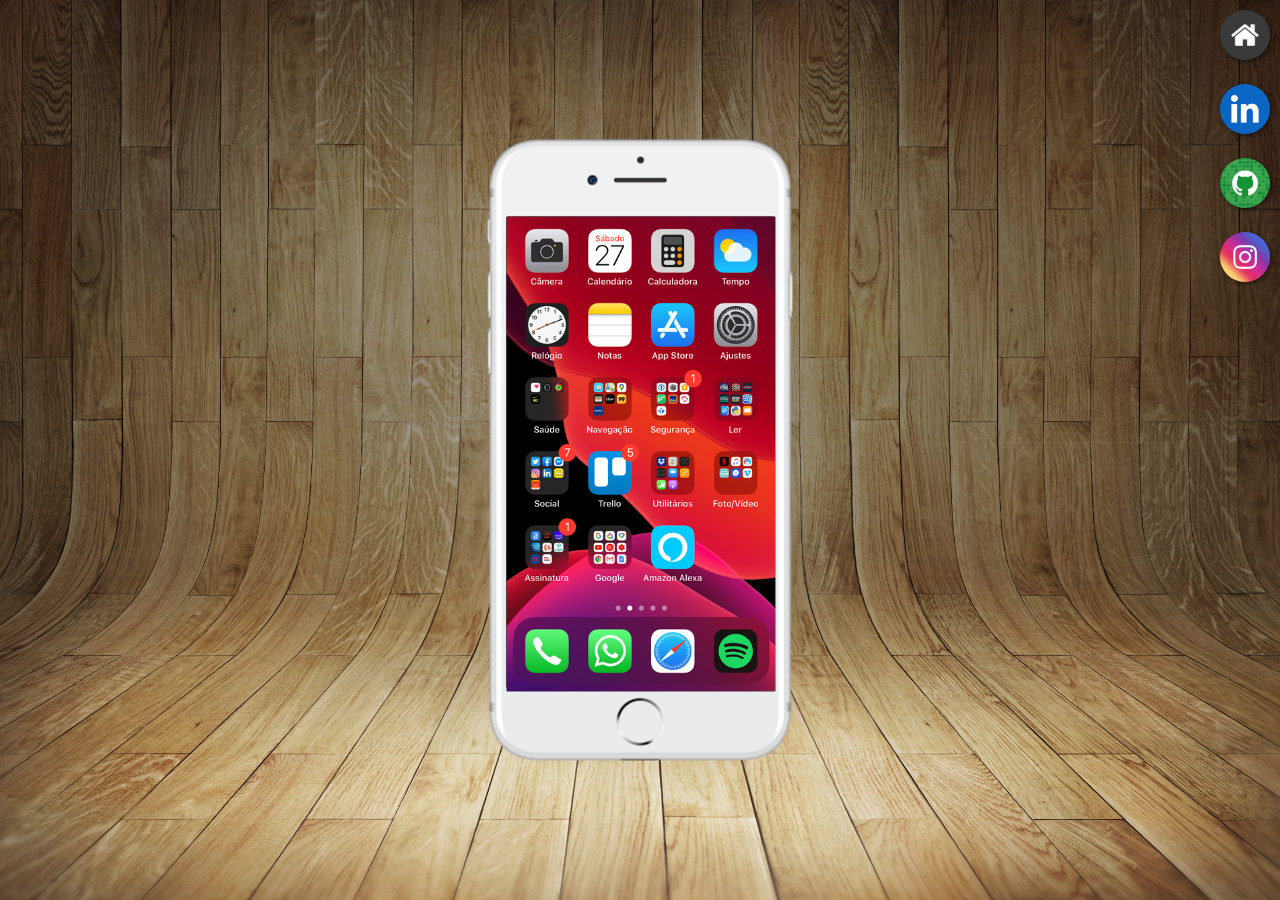
<file: index.html>
<!DOCTYPE html>
<html lang="pt-bt">
<head>
    <meta charset="UTF-8">
    <meta name="viewport" content="width=device-width, initial-scale=1.0">
    
    <link rel="shortcut icon" href="favicon.ico" type="image/x-icon">
    
    <link rel="stylesheet" href="estilos/style.css">
    
    <title>Projeto redes sociais</title>

   
</head>
<body>
    
    <main>
        <section id="telefone">
            <iframe src="home.html"  
            name="tela" id="tela"
            frameborder="0"> seu navegador não é compativel com isso </iframe>
        </section>

        <section id="redes-sociais">
            <a href="home.html" target="tela"><img src="imagens/logo-home.jpg" alt="home"></a> <br>

            <a href="linkedin.html" target="tela"><img src="imagens/267422938_4880673518668256_5792791296770782057_n.png" alt="linkedin"></a> <br>

            <a href="github.html" target="tela"><img src="imagens/logo-github.jpg" alt="github"></a> <br>

            <a href="instagram.html" target="tela"><img src="imagens/logo-instagram.jpg" alt="instagram"></a> <br>

        </section>

    </main>

</html>
</file>
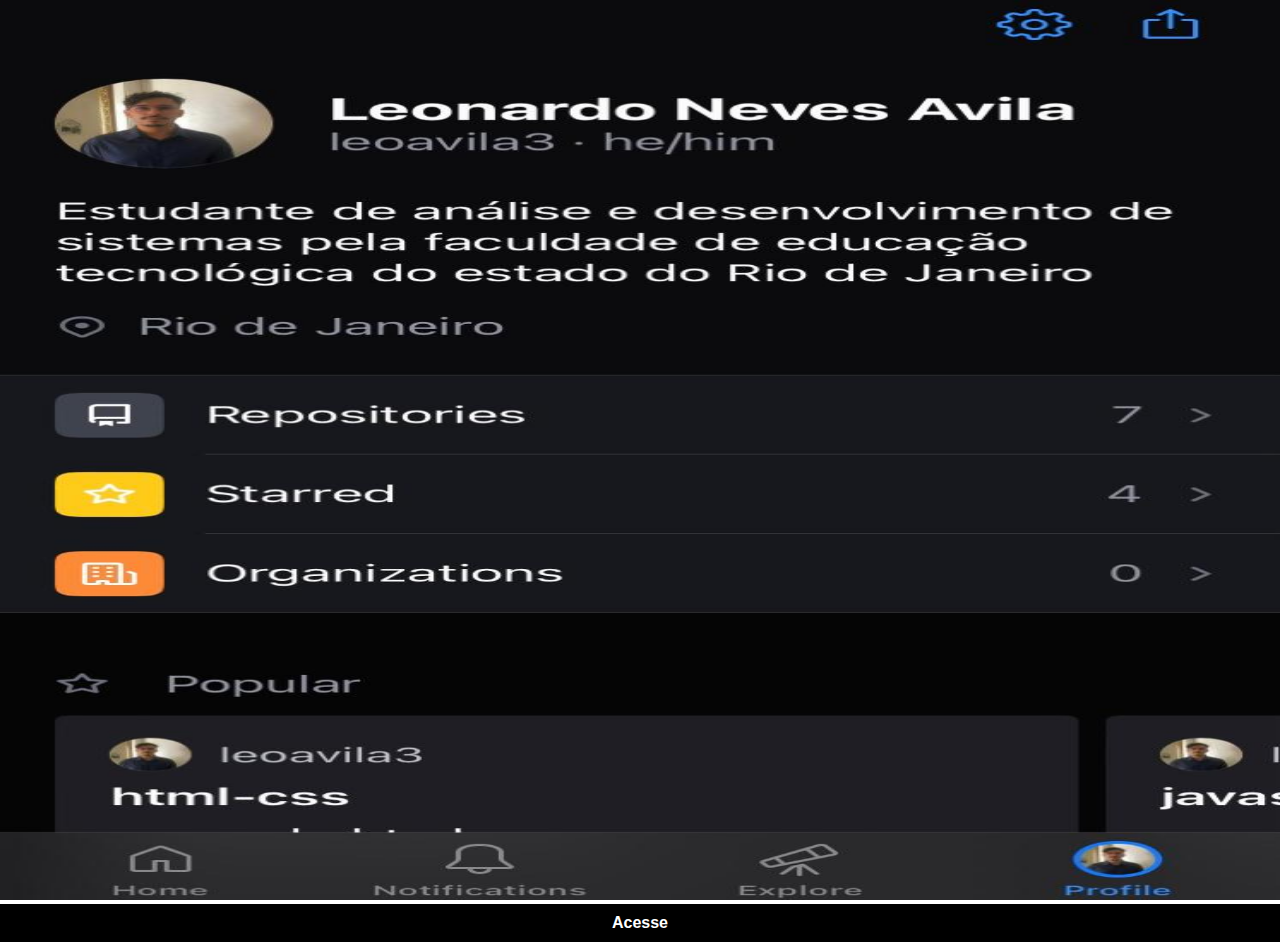
<file: github.html>
<!DOCTYPE html>
<html lang="pt-br">
<head>
    <meta charset="UTF-8">
    <meta name="viewport" content="width=device-width, initial-scale=1.0">
    <title>GitHub</title>
    <link rel="stylesheet" href="estilos/social.css">
</head>
<body>
    <img src="imagens/img.github1.jpeg" alt="GitHub">
    <a href="https://github.com/leoavila3" target="_blank">Acesse</a>
</body>
</html>
</file>
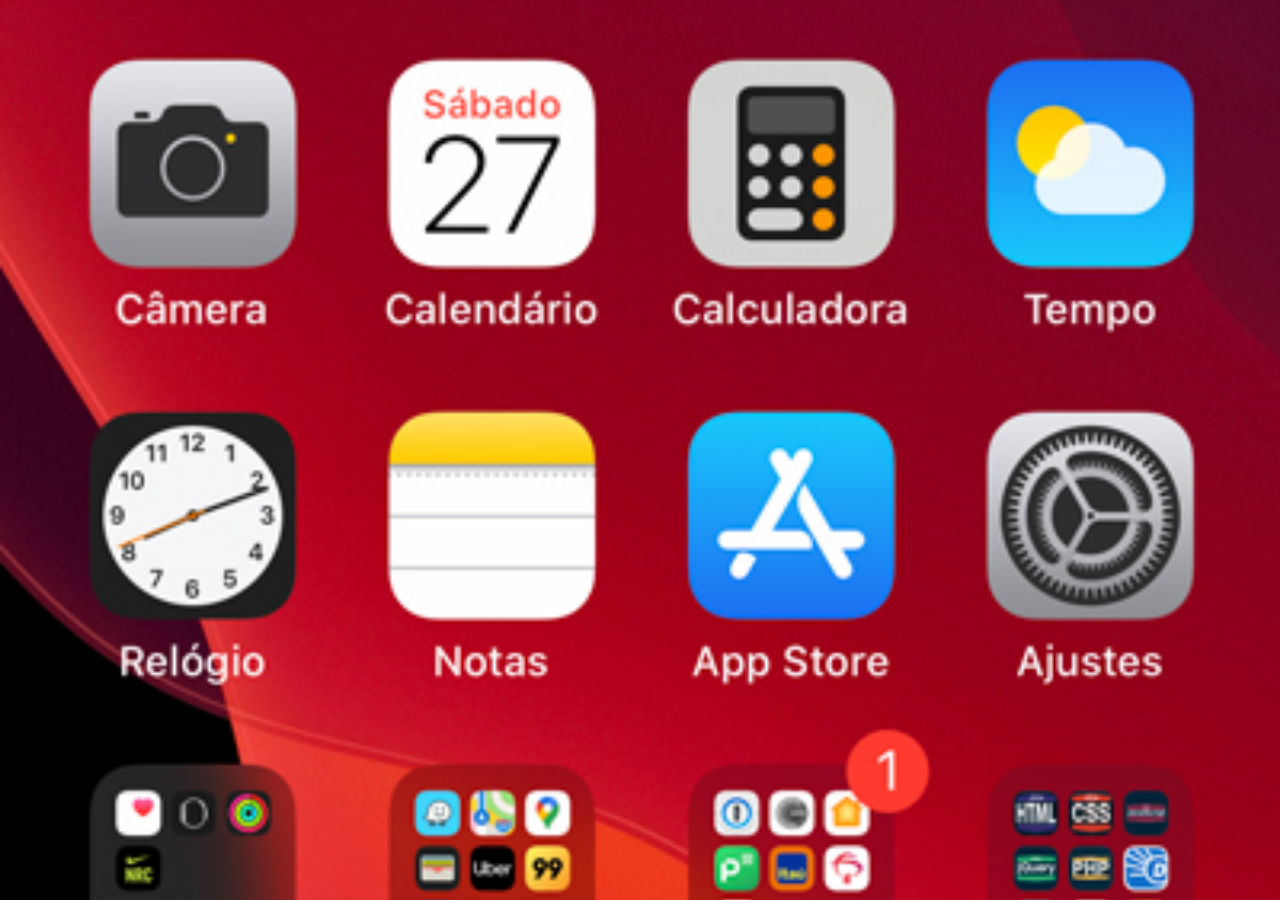
<file: home.html>
<!DOCTYPE html>
<html lang="pt-br">
<head>
    <meta charset="UTF-8">
    <meta name="viewport" content="width=device-width, initial-scale=1.0">
    <title>Home</title>
</head>
<style>
    * {
        margin: 0px;
        padding: 0px;
    }

    body { width: 100vw;
        height: 100vh;
        background: black url('imagens/tela-home.jpg') no-repeat top center;
        background-size: cover;
    }
</style>
</html>
</file>
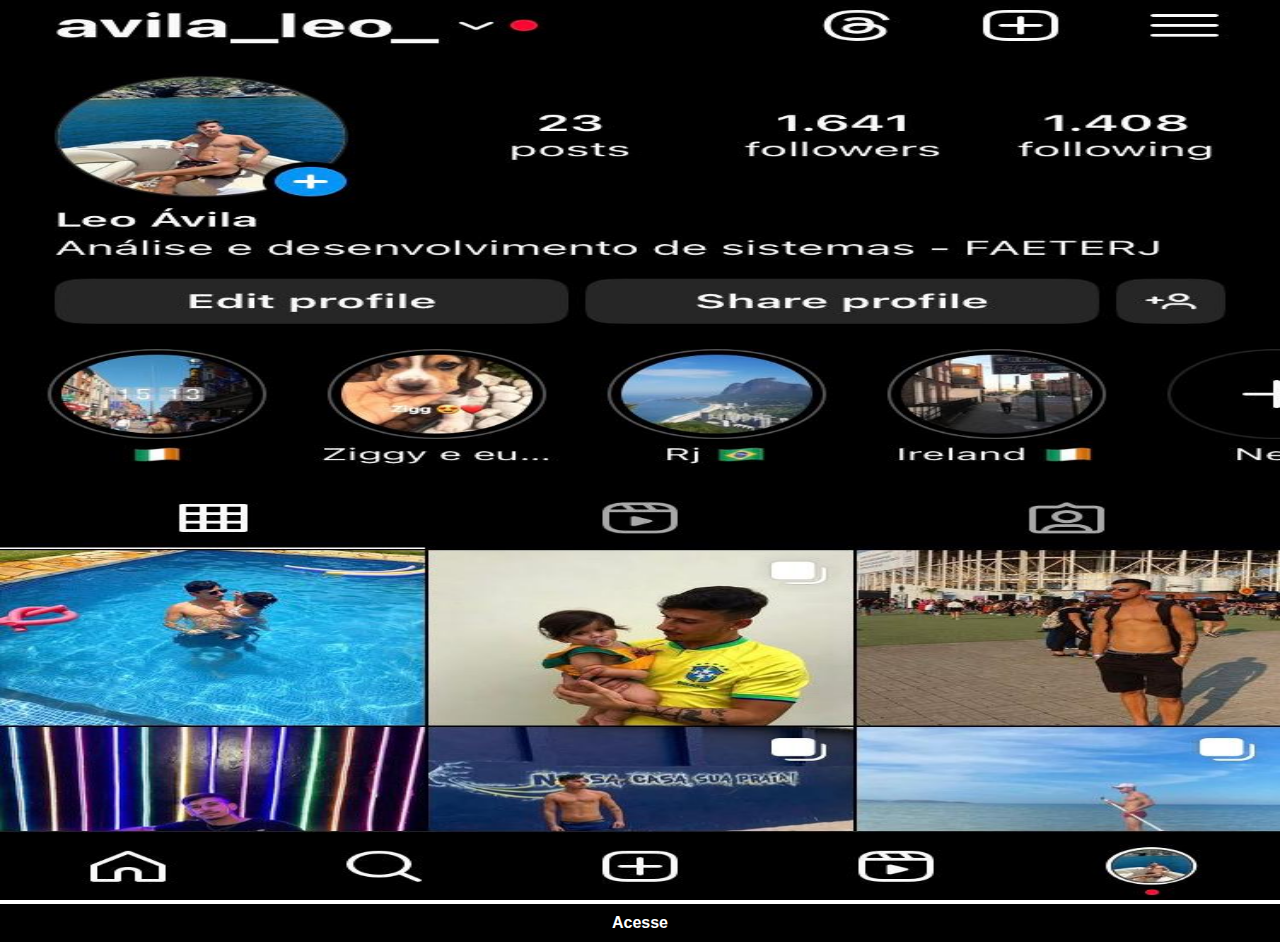
<file: instagram.html>
<!DOCTYPE html>
<html lang="pt-br">
<head>
    <meta charset="UTF-8">
    <meta name="viewport" content="width=device-width, initial-scale=1.0">
    <title>Instagram</title>
    <link rel="stylesheet" href="estilos/social.css">
</head>
<body>
    <img src="imagens/img.instagram1.jpeg" alt="instagram">
    <a href="https://www.instagram.com/avila_leo_/?next=%2F" target="_blank">Acesse</a>
</body>
</html>
</file>
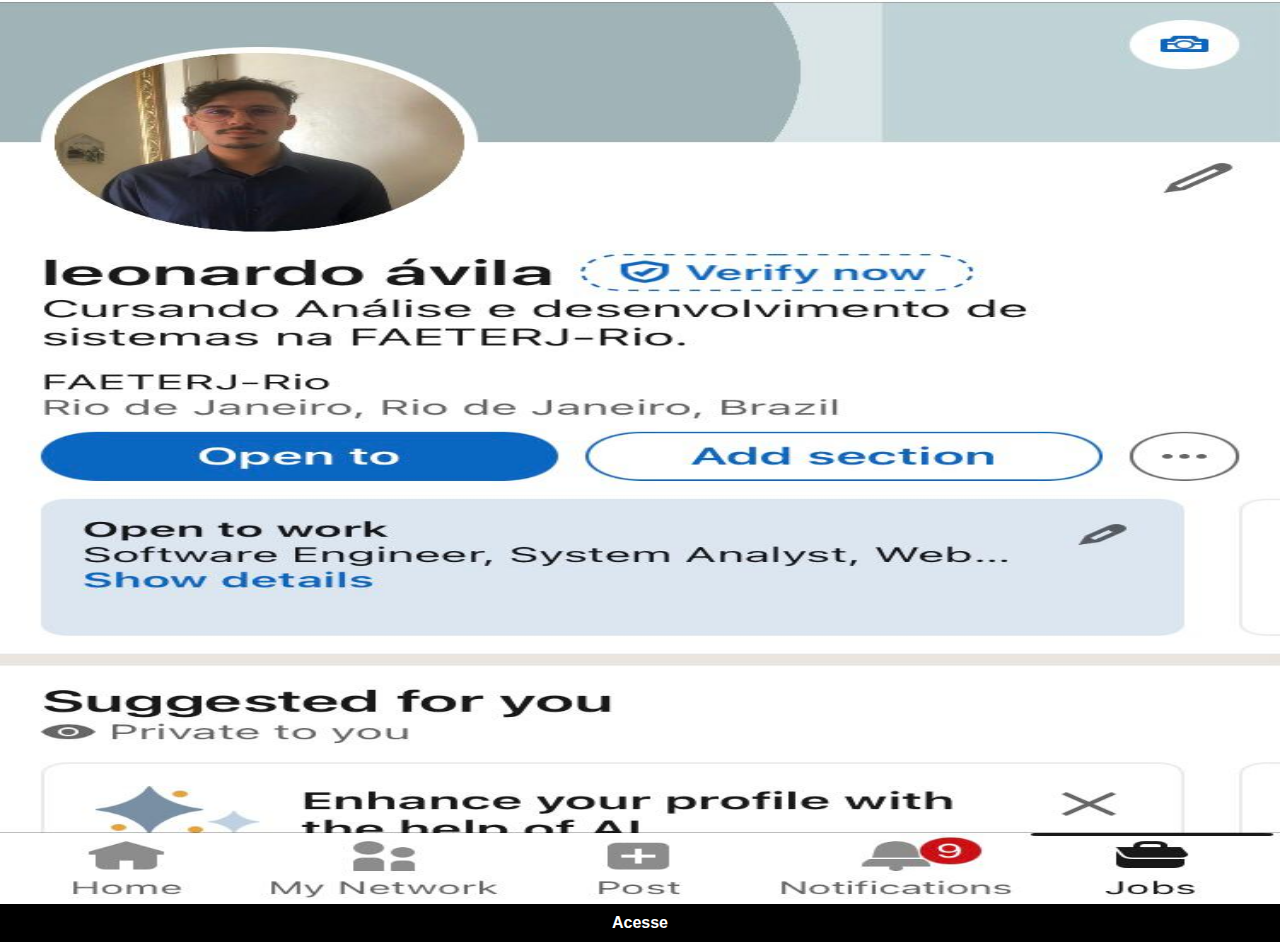
<file: linkedin.html>
<!DOCTYPE html>
<html lang="pt-br">
<head>
    <meta charset="UTF-8">
    <meta name="viewport" content="width=device-width, initial-scale=1.0">
    <title>Linkedin</title>
    <link rel="stylesheet" href="estilos/social.css">
</head>
<body>
    <img src="imagens/img.linkedin1.jpeg" alt="linkedin">
    <a href="https://www.linkedin.com/in/leonardo-%C3%A1vila-a47ba6302/" target="_blank">Acesse</a>
</body>
</html>
</file>
<file: estilos/style.css>
@charset "UTF-8";



* {
    margin: 0px;
    padding: 0px;
}

html, body {
    height: 100vh;
    width: 100vw;
    background-color: black;

}

body {
    background: url('../imagens/fundo-madeira.jpg') no-repeat top center;
    background-size: cover;
    background-attachment: fixed;

    
}

main {
    position: relative;
    height: 100vh;
    width: 100vw;
    
    
}

section#telefone {
    position: absolute;
    top: 50%;
    left: 50%;
    transform: translate(-50%, -50%);

    height: 627px;
    width: 311px;
    
    background: url(../imagens/frame-iphone.png) no-repeat;
}

iframe#tela {
    position: relative;
    top: 80px;
    left: 22px;
    width: 269px;
    height: 475px;
    
    
}

section#redes-sociais img {
    width: 50px;
    margin: 10px;
    border-radius: 50%;
    box-shadow: 2px 2px 5px rgba(0, 0, 0, 0.493);

}

section#redes-sociais {
    text-align: right;
}

section#redes-sociais img:hover {
    border: 2px solid rgba(220, 220, 220, 0.589);
    transform: translate(-3px, -3px);
    box-shadow: 5px 5px 10px black;
    transition: 0.5s, border 0.6s;
}
</file>
<file: estilos/social.css>
@charset "UTF-8";

*{
    margin: 0px;
    padding: 0px;
    font-family: Arial, Helvetica, sans-serif;
}

::-webkit-scrollbar{
    width: 0px;
    height: 0px;
}

img{
    height: 100vh;
    width: 100vw;
   
}

a { display: block;
    background-color: black;
    color: white;
    padding: 10px;
    text-align: center;
    text-decoration: none;
    font-weight: bolder;
    border: 0px;

}

a:hover{
    background-color: black;
    text-decoration: underline;
    color: darkgray;
}
</file>
